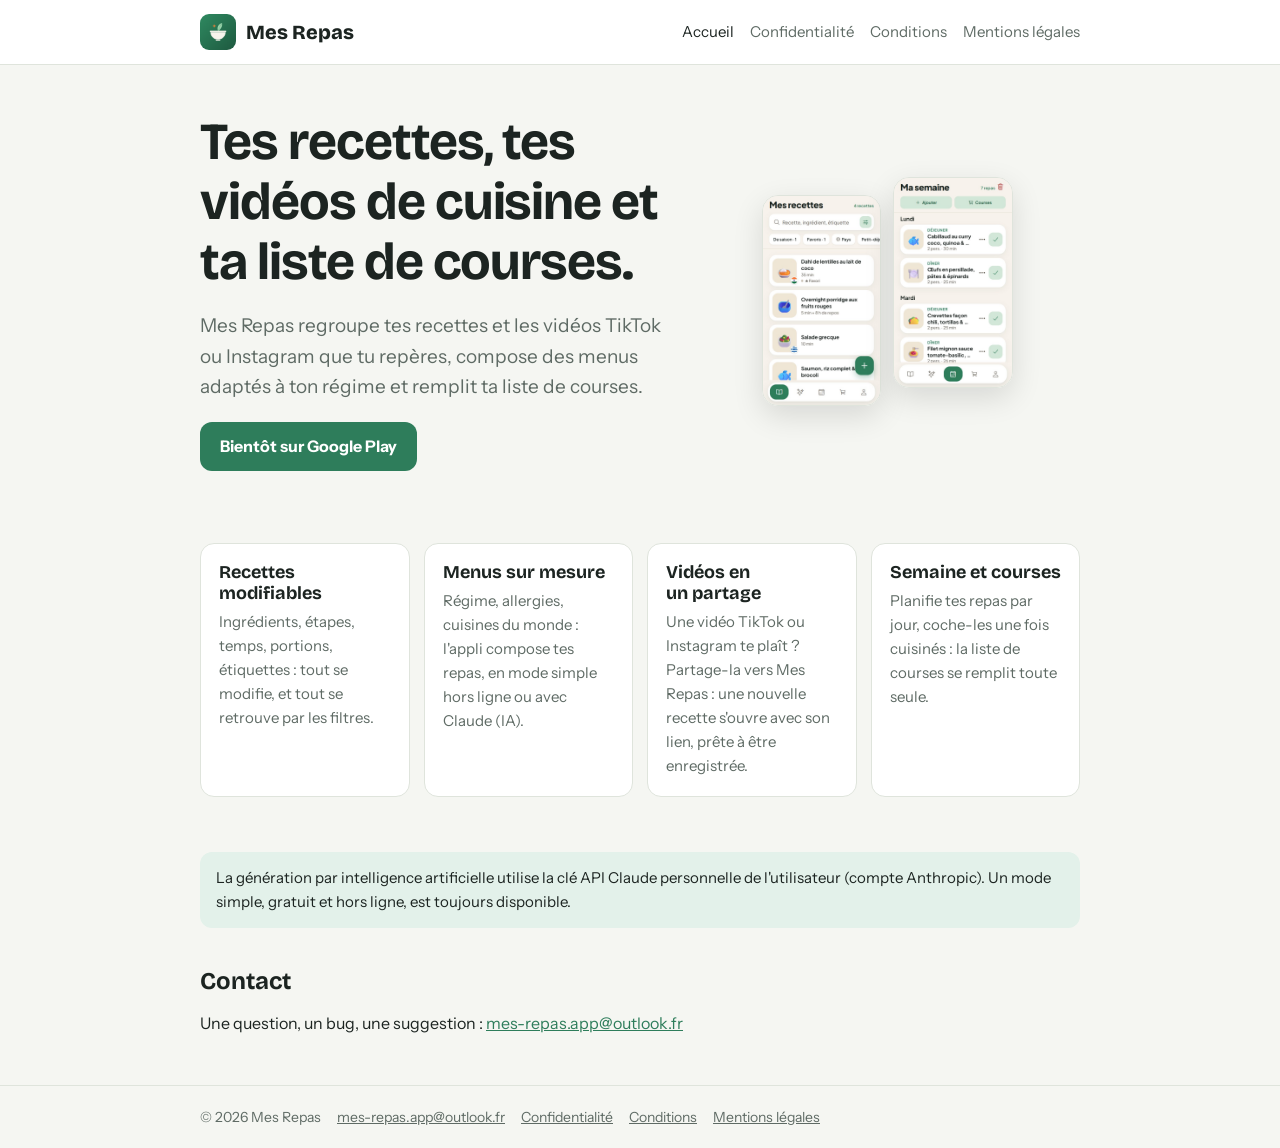
<file: index.html>
<!doctype html>
<html lang="fr">
<head>
<meta charset="utf-8">
<meta name="viewport" content="width=device-width, initial-scale=1">
<title>Mes Repas</title>
<meta name="description" content="Application Android : recettes, vidéos de cuisine, menus, planning et liste de courses.">
<link rel="icon" href="img/favicon.png">
<link rel="preconnect" href="https://fonts.googleapis.com"><link rel="stylesheet" href="https://fonts.googleapis.com/css2?family=Bricolage+Grotesque:opsz,wght@12..96,700;12..96,800&family=Instrument+Sans:wght@400;600;700&display=swap">
<link rel="stylesheet" href="style.css">
</head>
<body>
<header class="site"><div class="wrap">
  <a class="brand" href="index.html"><img src="img/icon.png" alt="">Mes Repas</a>
  <nav class="links" aria-label="Navigation"><a href="index.html" aria-current="page">Accueil</a><a href="confidentialite.html">Confidentialité</a><a href="conditions.html">Conditions</a><a href="mentions-legales.html">Mentions légales</a></nav>
</div></header>
<main class="wrap">

<section class="hero">
  <div>
    <h1>Tes recettes, tes vidéos de cuisine et ta liste de courses.</h1>
    <p class="lead">Mes Repas regroupe tes recettes et les vidéos TikTok ou Instagram que tu repères, compose des menus adaptés à ton régime et remplit ta liste de courses.</p>
    <p><span class="badge">Bientôt sur Google Play</span></p>
  </div>
  <div class="shots">
    <img src="img/capture-recettes.jpg" alt="Liste des recettes">
    <img src="img/capture-semaine.jpg" alt="Planning de la semaine">
  </div>
</section>
<section class="features">
  <div class="feature"><h3>Recettes modifiables</h3><p>Ingrédients, étapes, temps, portions, étiquettes : tout se modifie, et tout se retrouve par les filtres.</p></div>
  <div class="feature"><h3>Menus sur mesure</h3><p>Régime, allergies, cuisines du monde : l'appli compose tes repas, en mode simple hors ligne ou avec Claude (IA).</p></div>
  <div class="feature"><h3>Vidéos en un partage</h3><p>Une vidéo TikTok ou Instagram te plaît ? Partage-la vers Mes Repas : une nouvelle recette s'ouvre avec son lien, prête à être enregistrée.</p></div>
  <div class="feature"><h3>Semaine et courses</h3><p>Planifie tes repas par jour, coche-les une fois cuisinés : la liste de courses se remplit toute seule.</p></div>
</section>
<p class="note">La génération par intelligence artificielle utilise la clé API Claude personnelle de l'utilisateur (compte Anthropic). Un mode simple, gratuit et hors ligne, est toujours disponible.</p>
<h2>Contact</h2>
<p>Une question, un bug, une suggestion : <a href="mailto:mes-repas.app@outlook.fr">mes-repas.app@outlook.fr</a></p>
<p style="margin-bottom:48px"></p>

</main>
<footer class="site"><div class="wrap">
  <span>© 2026 Mes Repas</span>
  <a href="mailto:mes-repas.app@outlook.fr">mes-repas.app@outlook.fr</a>
  <a href="confidentialite.html">Confidentialité</a>
  <a href="conditions.html">Conditions</a>
  <a href="mentions-legales.html">Mentions légales</a>
</div></footer>
</body>
</html>
</file>
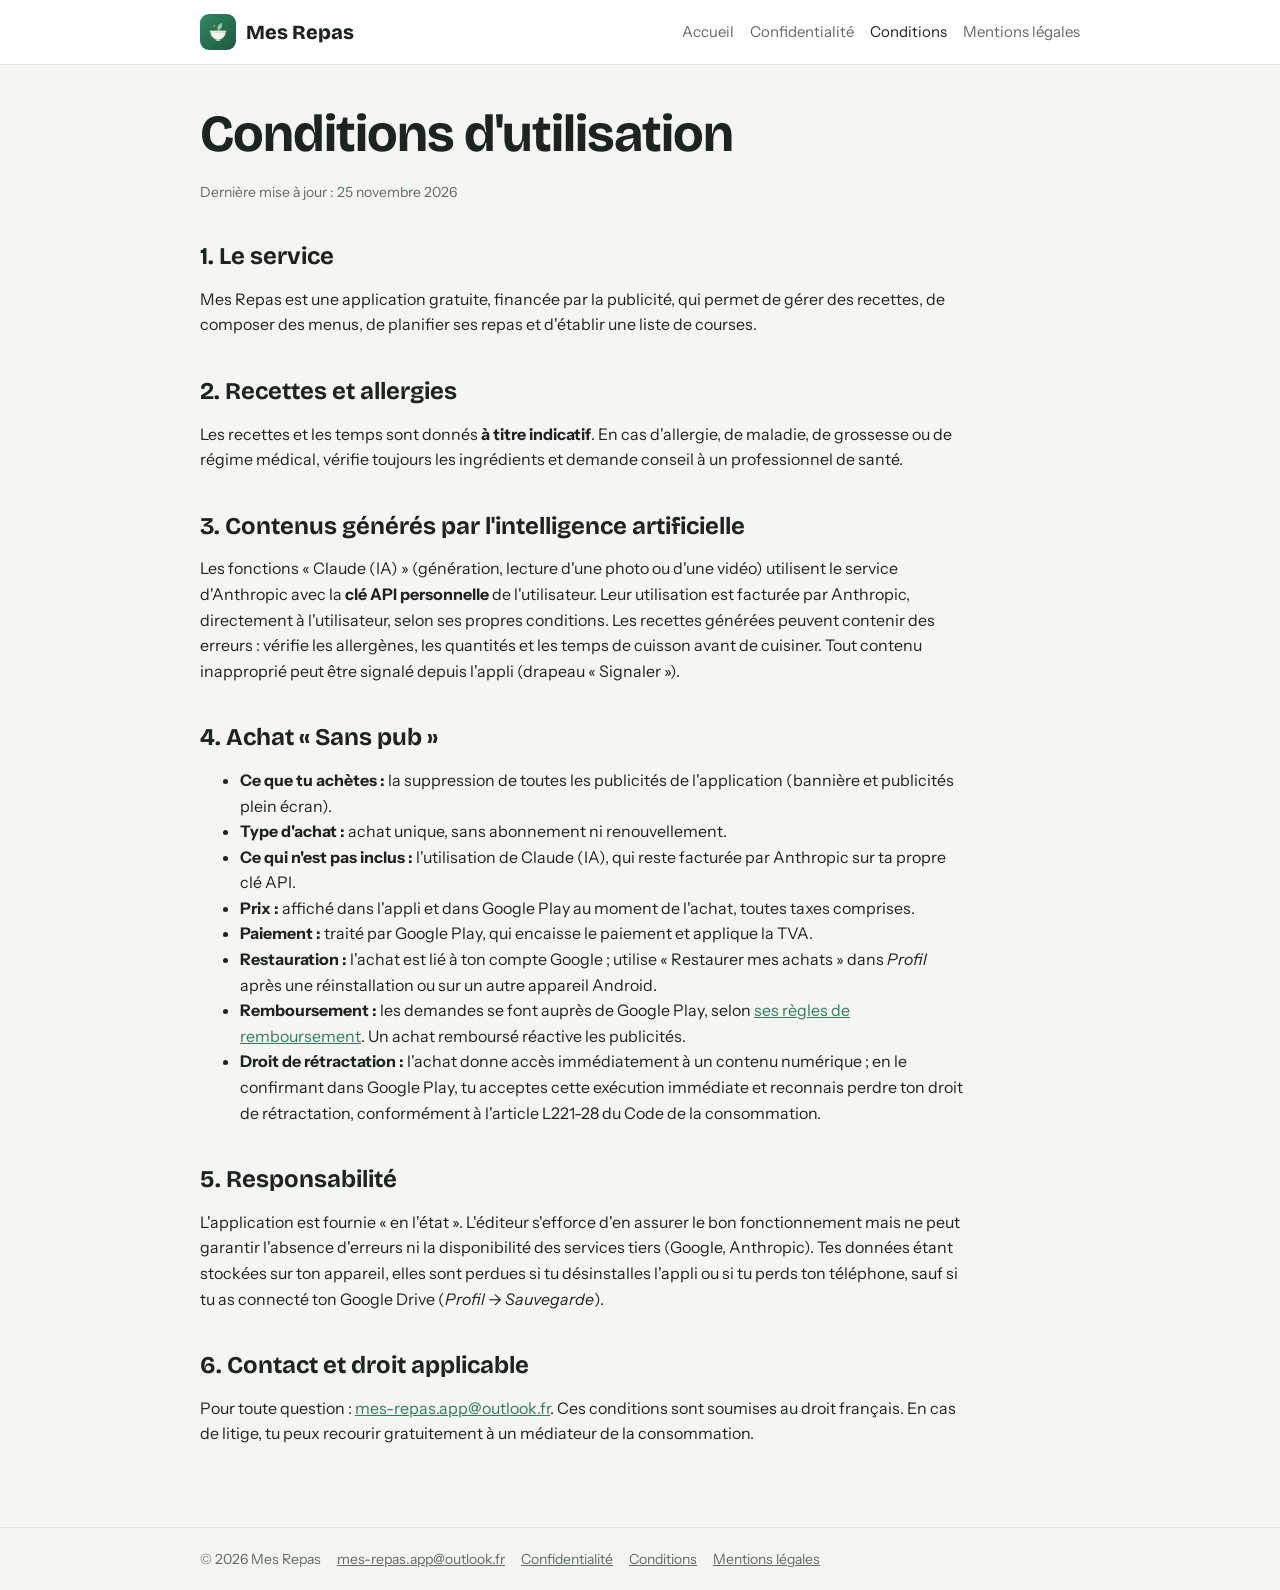
<file: conditions.html>
<!doctype html>
<html lang="fr">
<head>
<meta charset="utf-8">
<meta name="viewport" content="width=device-width, initial-scale=1">
<title>Conditions · Mes Repas</title>
<meta name="description" content="Conditions d’utilisation et de vente de l’application Mes Repas.">
<link rel="icon" href="img/favicon.png">
<link rel="preconnect" href="https://fonts.googleapis.com"><link rel="stylesheet" href="https://fonts.googleapis.com/css2?family=Bricolage+Grotesque:opsz,wght@12..96,700;12..96,800&family=Instrument+Sans:wght@400;600;700&display=swap">
<link rel="stylesheet" href="style.css">
</head>
<body>
<header class="site"><div class="wrap">
  <a class="brand" href="index.html"><img src="img/icon.png" alt="">Mes Repas</a>
  <nav class="links" aria-label="Navigation"><a href="index.html">Accueil</a><a href="confidentialite.html">Confidentialité</a><a href="conditions.html" aria-current="page">Conditions</a><a href="mentions-legales.html">Mentions légales</a></nav>
</div></header>
<main class="wrap">

<article class="doc">
<h1>Conditions d'utilisation</h1>
<p class="updated">Dernière mise à jour : 25 novembre 2026</p>

<h2>1. Le service</h2>
<p>Mes Repas est une application gratuite, financée par la publicité, qui permet de gérer des recettes, de composer des menus, de planifier ses repas et d'établir une liste de courses.</p>

<h2>2. Recettes et allergies</h2>
<p>Les recettes et les temps sont donnés <strong>à titre indicatif</strong>. En cas d'allergie, de maladie, de grossesse ou de régime médical, vérifie toujours les ingrédients et demande conseil à un professionnel de santé.</p>

<h2>3. Contenus générés par l'intelligence artificielle</h2>
<p>Les fonctions « Claude (IA) » (génération, lecture d'une photo ou d'une vidéo) utilisent le service d'Anthropic avec la <strong>clé API personnelle</strong> de l'utilisateur. Leur utilisation est facturée par Anthropic, directement à l'utilisateur, selon ses propres conditions. Les recettes générées peuvent contenir des erreurs : vérifie les allergènes, les quantités et les temps de cuisson avant de cuisiner. Tout contenu inapproprié peut être signalé depuis l'appli (drapeau « Signaler »).</p>

<h2>4. Achat « Sans pub »</h2>
<ul>
<li><strong>Ce que tu achètes :</strong> la suppression de toutes les publicités de l'application (bannière et publicités plein écran).</li>
<li><strong>Type d'achat :</strong> achat unique, sans abonnement ni renouvellement.</li>
<li><strong>Ce qui n'est pas inclus :</strong> l'utilisation de Claude (IA), qui reste facturée par Anthropic sur ta propre clé API.</li>
<li><strong>Prix :</strong> affiché dans l'appli et dans Google Play au moment de l'achat, toutes taxes comprises.</li>
<li><strong>Paiement :</strong> traité par Google Play, qui encaisse le paiement et applique la TVA.</li>
<li><strong>Restauration :</strong> l'achat est lié à ton compte Google ; utilise « Restaurer mes achats » dans <em>Profil</em> après une réinstallation ou sur un autre appareil Android.</li>
<li><strong>Remboursement :</strong> les demandes se font auprès de Google Play, selon <a href="https://support.google.com/googleplay/answer/2479637">ses règles de remboursement</a>. Un achat remboursé réactive les publicités.</li>
<li><strong>Droit de rétractation :</strong> l'achat donne accès immédiatement à un contenu numérique ; en le confirmant dans Google Play, tu acceptes cette exécution immédiate et reconnais perdre ton droit de rétractation, conformément à l'article L221-28 du Code de la consommation.</li>
</ul>

<h2>5. Responsabilité</h2>
<p>L'application est fournie « en l'état ». L'éditeur s'efforce d'en assurer le bon fonctionnement mais ne peut garantir l'absence d'erreurs ni la disponibilité des services tiers (Google, Anthropic). Tes données étant stockées sur ton appareil, elles sont perdues si tu désinstalles l'appli ou si tu perds ton téléphone, sauf si tu as connecté ton Google Drive (<em>Profil → Sauvegarde</em>).</p>

<h2>6. Contact et droit applicable</h2>
<p>Pour toute question : <a href="mailto:mes-repas.app@outlook.fr">mes-repas.app@outlook.fr</a>. Ces conditions sont soumises au droit français. En cas de litige, tu peux recourir gratuitement à un médiateur de la consommation.</p>
</article>

</main>
<footer class="site"><div class="wrap">
  <span>© 2026 Mes Repas</span>
  <a href="mailto:mes-repas.app@outlook.fr">mes-repas.app@outlook.fr</a>
  <a href="confidentialite.html">Confidentialité</a>
  <a href="conditions.html">Conditions</a>
  <a href="mentions-legales.html">Mentions légales</a>
</div></footer>
</body>
</html>
</file>
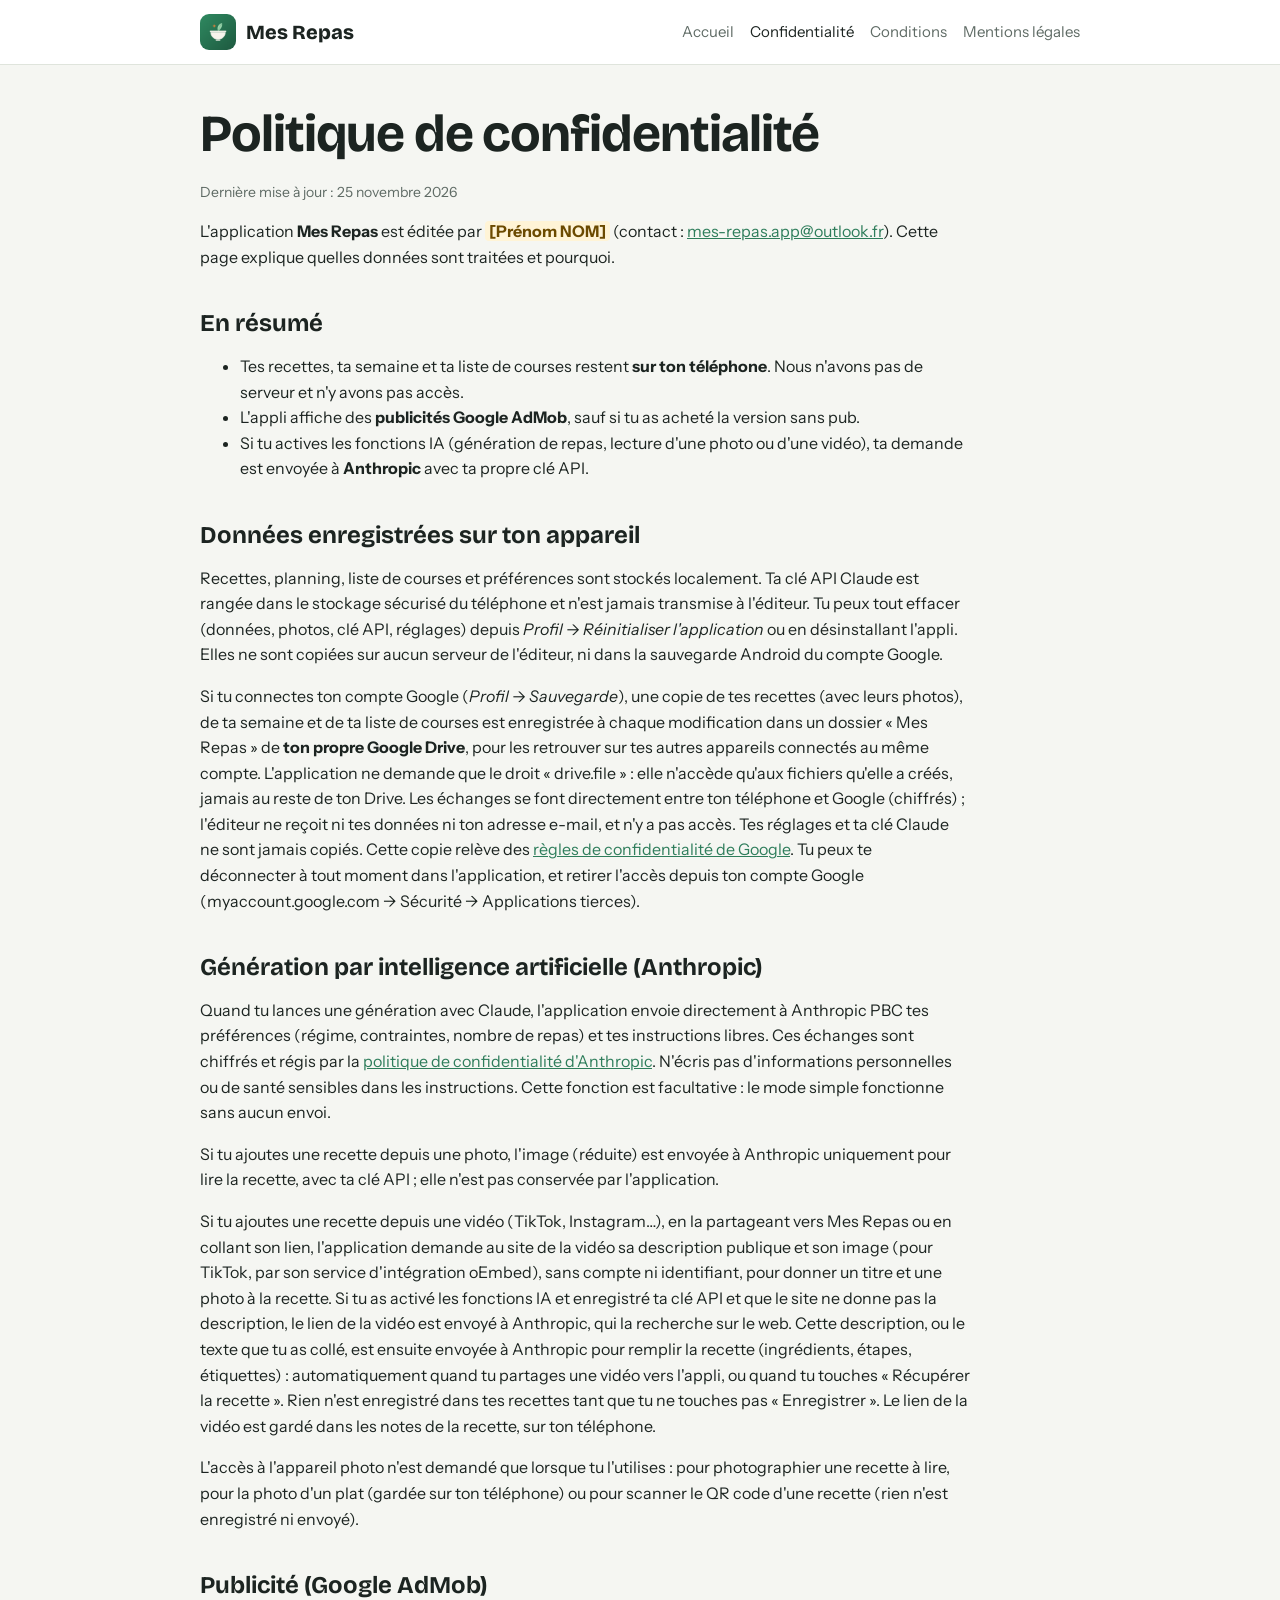
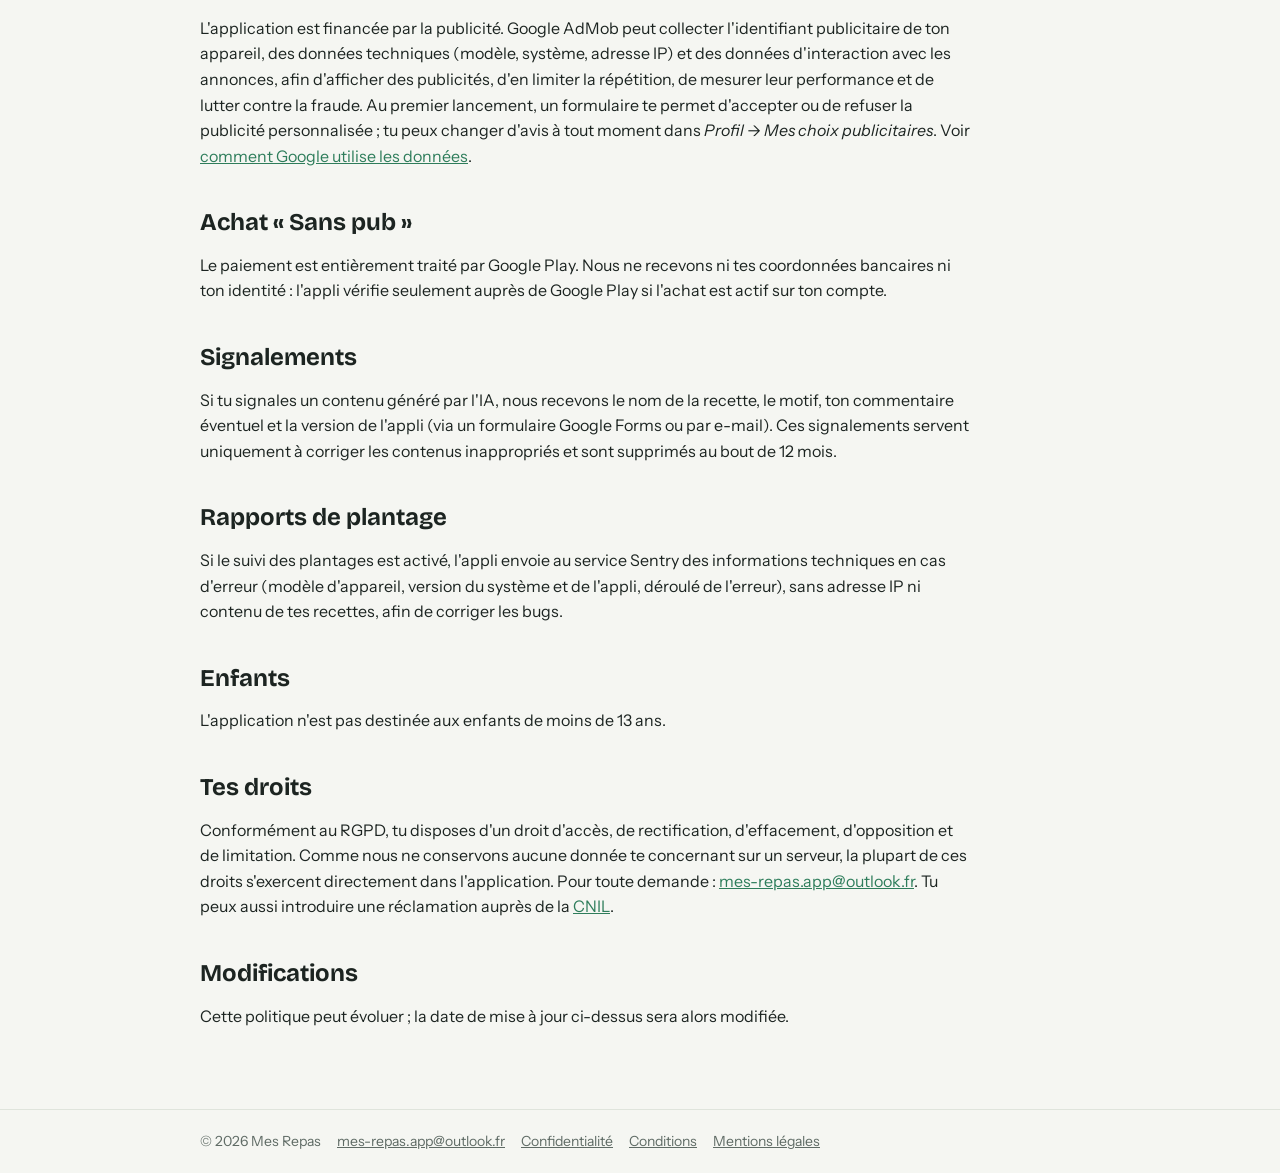
<file: confidentialite.html>
<!doctype html>
<html lang="fr">
<head>
<meta charset="utf-8">
<meta name="viewport" content="width=device-width, initial-scale=1">
<title>Confidentialité · Mes Repas</title>
<meta name="description" content="Politique de confidentialité de l’application Mes Repas.">
<link rel="icon" href="img/favicon.png">
<link rel="preconnect" href="https://fonts.googleapis.com"><link rel="stylesheet" href="https://fonts.googleapis.com/css2?family=Bricolage+Grotesque:opsz,wght@12..96,700;12..96,800&family=Instrument+Sans:wght@400;600;700&display=swap">
<link rel="stylesheet" href="style.css">
</head>
<body>
<header class="site"><div class="wrap">
  <a class="brand" href="index.html"><img src="img/icon.png" alt="">Mes Repas</a>
  <nav class="links" aria-label="Navigation"><a href="index.html">Accueil</a><a href="confidentialite.html" aria-current="page">Confidentialité</a><a href="conditions.html">Conditions</a><a href="mentions-legales.html">Mentions légales</a></nav>
</div></header>
<main class="wrap">

<article class="doc">
<h1>Politique de confidentialité</h1>
<p class="updated">Dernière mise à jour : 25 novembre 2026</p>
<p>L'application <strong>Mes Repas</strong> est éditée par <strong><span class="todo">[Prénom NOM]</span></strong> (contact : <a href="mailto:mes-repas.app@outlook.fr">mes-repas.app@outlook.fr</a>). Cette page explique quelles données sont traitées et pourquoi.</p>

<h2>En résumé</h2>
<ul>
<li>Tes recettes, ta semaine et ta liste de courses restent <strong>sur ton téléphone</strong>. Nous n'avons pas de serveur et n'y avons pas accès.</li>
<li>L'appli affiche des <strong>publicités Google AdMob</strong>, sauf si tu as acheté la version sans pub.</li>
<li>Si tu actives les fonctions IA (génération de repas, lecture d'une photo ou d'une vidéo), ta demande est envoyée à <strong>Anthropic</strong> avec ta propre clé API.</li>
</ul>

<h2>Données enregistrées sur ton appareil</h2>
<p>Recettes, planning, liste de courses et préférences sont stockés localement. Ta clé API Claude est rangée dans le stockage sécurisé du téléphone et n'est jamais transmise à l'éditeur. Tu peux tout effacer (données, photos, clé API, réglages) depuis <em>Profil → Réinitialiser l'application</em> ou en désinstallant l'appli. Elles ne sont copiées sur aucun serveur de l'éditeur, ni dans la sauvegarde Android du compte Google.</p>
<p>Si tu connectes ton compte Google (<em>Profil → Sauvegarde</em>), une copie de tes recettes (avec leurs photos), de ta semaine et de ta liste de courses est enregistrée à chaque modification dans un dossier « Mes Repas » de <strong>ton propre Google Drive</strong>, pour les retrouver sur tes autres appareils connectés au même compte. L'application ne demande que le droit « drive.file » : elle n'accède qu'aux fichiers qu'elle a créés, jamais au reste de ton Drive. Les échanges se font directement entre ton téléphone et Google (chiffrés) ; l'éditeur ne reçoit ni tes données ni ton adresse e-mail, et n'y a pas accès. Tes réglages et ta clé Claude ne sont jamais copiés. Cette copie relève des <a href="https://policies.google.com/privacy">règles de confidentialité de Google</a>. Tu peux te déconnecter à tout moment dans l'application, et retirer l'accès depuis ton compte Google (myaccount.google.com → Sécurité → Applications tierces).</p>

<h2>Génération par intelligence artificielle (Anthropic)</h2>
<p>Quand tu lances une génération avec Claude, l'application envoie directement à Anthropic PBC tes préférences (régime, contraintes, nombre de repas) et tes instructions libres. Ces échanges sont chiffrés et régis par la <a href="https://www.anthropic.com/legal/privacy">politique de confidentialité d'Anthropic</a>. N'écris pas d'informations personnelles ou de santé sensibles dans les instructions. Cette fonction est facultative : le mode simple fonctionne sans aucun envoi.</p>
<p>Si tu ajoutes une recette depuis une photo, l'image (réduite) est envoyée à Anthropic uniquement pour lire la recette, avec ta clé API ; elle n'est pas conservée par l'application.</p>
<p>Si tu ajoutes une recette depuis une vidéo (TikTok, Instagram…), en la partageant vers Mes Repas ou en collant son lien, l'application demande au site de la vidéo sa description publique et son image (pour TikTok, par son service d'intégration oEmbed), sans compte ni identifiant, pour donner un titre et une photo à la recette. Si tu as activé les fonctions IA et enregistré ta clé API et que le site ne donne pas la description, le lien de la vidéo est envoyé à Anthropic, qui la recherche sur le web. Cette description, ou le texte que tu as collé, est ensuite envoyée à Anthropic pour remplir la recette (ingrédients, étapes, étiquettes) : automatiquement quand tu partages une vidéo vers l'appli, ou quand tu touches « Récupérer la recette ». Rien n'est enregistré dans tes recettes tant que tu ne touches pas « Enregistrer ». Le lien de la vidéo est gardé dans les notes de la recette, sur ton téléphone.</p>
<p>L'accès à l'appareil photo n'est demandé que lorsque tu l'utilises : pour photographier une recette à lire, pour la photo d'un plat (gardée sur ton téléphone) ou pour scanner le QR code d'une recette (rien n'est enregistré ni envoyé).</p>

<h2>Publicité (Google AdMob)</h2>
<p>L'application est financée par la publicité. Google AdMob peut collecter l'identifiant publicitaire de ton appareil, des données techniques (modèle, système, adresse IP) et des données d'interaction avec les annonces, afin d'afficher des publicités, d'en limiter la répétition, de mesurer leur performance et de lutter contre la fraude. Au premier lancement, un formulaire te permet d'accepter ou de refuser la publicité personnalisée ; tu peux changer d'avis à tout moment dans <em>Profil → Mes choix publicitaires</em>. Voir <a href="https://policies.google.com/technologies/partner-sites">comment Google utilise les données</a>.</p>

<h2>Achat « Sans pub »</h2>
<p>Le paiement est entièrement traité par Google Play. Nous ne recevons ni tes coordonnées bancaires ni ton identité : l'appli vérifie seulement auprès de Google Play si l'achat est actif sur ton compte.</p>

<h2>Signalements</h2>
<p>Si tu signales un contenu généré par l'IA, nous recevons le nom de la recette, le motif, ton commentaire éventuel et la version de l'appli (via un formulaire Google Forms ou par e-mail). Ces signalements servent uniquement à corriger les contenus inappropriés et sont supprimés au bout de 12 mois.</p>

<h2>Rapports de plantage</h2>
<p>Si le suivi des plantages est activé, l'appli envoie au service Sentry des informations techniques en cas d'erreur (modèle d'appareil, version du système et de l'appli, déroulé de l'erreur), sans adresse IP ni contenu de tes recettes, afin de corriger les bugs.</p>

<h2>Enfants</h2>
<p>L'application n'est pas destinée aux enfants de moins de 13 ans.</p>

<h2>Tes droits</h2>
<p>Conformément au RGPD, tu disposes d'un droit d'accès, de rectification, d'effacement, d'opposition et de limitation. Comme nous ne conservons aucune donnée te concernant sur un serveur, la plupart de ces droits s'exercent directement dans l'application. Pour toute demande : <a href="mailto:mes-repas.app@outlook.fr">mes-repas.app@outlook.fr</a>. Tu peux aussi introduire une réclamation auprès de la <a href="https://www.cnil.fr">CNIL</a>.</p>

<h2>Modifications</h2>
<p>Cette politique peut évoluer ; la date de mise à jour ci-dessus sera alors modifiée.</p>
</article>

</main>
<footer class="site"><div class="wrap">
  <span>© 2026 Mes Repas</span>
  <a href="mailto:mes-repas.app@outlook.fr">mes-repas.app@outlook.fr</a>
  <a href="confidentialite.html">Confidentialité</a>
  <a href="conditions.html">Conditions</a>
  <a href="mentions-legales.html">Mentions légales</a>
</div></footer>
</body>
</html>
</file>
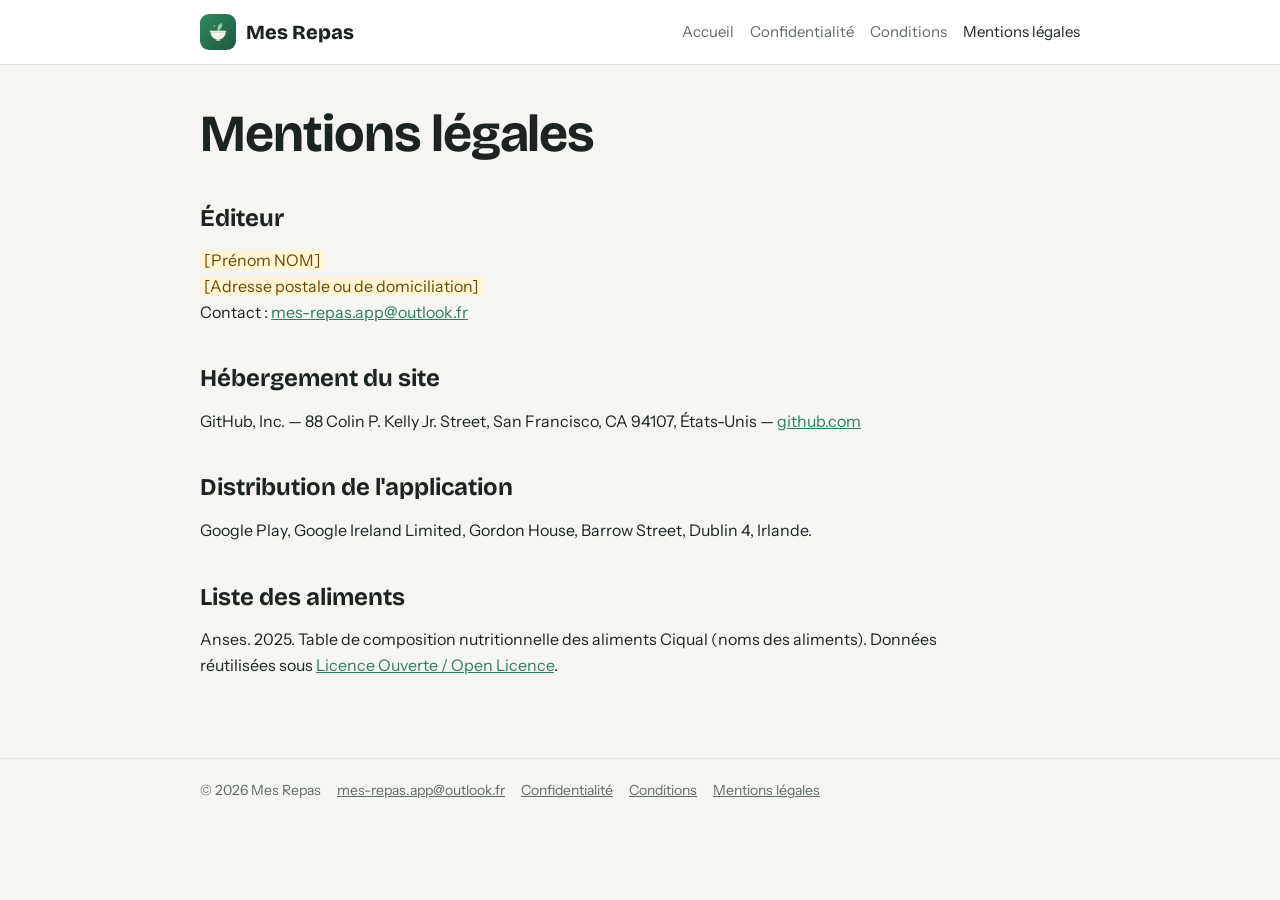
<file: mentions-legales.html>
<!doctype html>
<html lang="fr">
<head>
<meta charset="utf-8">
<meta name="viewport" content="width=device-width, initial-scale=1">
<title>Mentions légales · Mes Repas</title>
<meta name="description" content="Mentions légales de Mes Repas.">
<link rel="icon" href="img/favicon.png">
<link rel="preconnect" href="https://fonts.googleapis.com"><link rel="stylesheet" href="https://fonts.googleapis.com/css2?family=Bricolage+Grotesque:opsz,wght@12..96,700;12..96,800&family=Instrument+Sans:wght@400;600;700&display=swap">
<link rel="stylesheet" href="style.css">
</head>
<body>
<header class="site"><div class="wrap">
  <a class="brand" href="index.html"><img src="img/icon.png" alt="">Mes Repas</a>
  <nav class="links" aria-label="Navigation"><a href="index.html">Accueil</a><a href="confidentialite.html">Confidentialité</a><a href="conditions.html">Conditions</a><a href="mentions-legales.html" aria-current="page">Mentions légales</a></nav>
</div></header>
<main class="wrap">

<article class="doc">
<h1>Mentions légales</h1>
<h2>Éditeur</h2>
<p><span class="todo">[Prénom NOM]</span><br><span class="todo">[Adresse postale ou de domiciliation]</span><br>Contact : <a href="mailto:mes-repas.app@outlook.fr">mes-repas.app@outlook.fr</a></p>
<h2>Hébergement du site</h2>
<p>GitHub, Inc. — 88 Colin P. Kelly Jr. Street, San Francisco, CA 94107, États-Unis — <a href="https://github.com">github.com</a></p>
<h2>Distribution de l'application</h2>
<p>Google Play, Google Ireland Limited, Gordon House, Barrow Street, Dublin 4, Irlande.</p>
<h2>Liste des aliments</h2>
<p>Anses. 2025. Table de composition nutritionnelle des aliments Ciqual (noms des aliments). Données réutilisées sous <a href="https://www.etalab.gouv.fr/licence-ouverte-open-licence/">Licence Ouverte / Open Licence</a>.</p>
</article>

</main>
<footer class="site"><div class="wrap">
  <span>© 2026 Mes Repas</span>
  <a href="mailto:mes-repas.app@outlook.fr">mes-repas.app@outlook.fr</a>
  <a href="confidentialite.html">Confidentialité</a>
  <a href="conditions.html">Conditions</a>
  <a href="mentions-legales.html">Mentions légales</a>
</div></footer>
</body>
</html>
</file>
<file: style.css>
:root {
  --bg: #f5f6f2;
  --surface: #ffffff;
  --ink: #1c2421;
  --muted: #5f6b65;
  --line: #dfe4dc;
  --herb: #2e7d5b;
  --herb-dark: #1e5a40;
  --herb-soft: #e3f1ea;
  --spice: #e07a2f;
  color-scheme: light;
}
@media (prefers-color-scheme: dark) {
  :root {
    --bg: #0f1512;
    --surface: #18201c;
    --ink: #e6ece8;
    --muted: #9aa69f;
    --line: #2a3530;
    --herb: #5cc08e;
    --herb-dark: #a6e3c3;
    --herb-soft: #1c3327;
    --spice: #f29a5c;
    color-scheme: dark;
  }
}
* { box-sizing: border-box; }
body {
  margin: 0;
  background: var(--bg);
  color: var(--ink);
  font: 16px/1.6 'Instrument Sans', 'Segoe UI', system-ui, -apple-system, sans-serif;
}
a { color: var(--herb); }
a:focus-visible, button:focus-visible { outline: 2px solid var(--herb); outline-offset: 2px; }
.wrap { max-width: 920px; margin: 0 auto; padding-inline: 20px; }
header.site { border-bottom: 1px solid var(--line); background: var(--surface); }
header.site .wrap { display: flex; align-items: center; gap: 12px; padding-block: 14px; flex-wrap: wrap; }
.brand { display: flex; align-items: center; gap: 10px; text-decoration: none; color: var(--ink); font-weight: 800; font-size: 20px; font-family: 'Bricolage Grotesque', 'Segoe UI', sans-serif; }
.brand img { width: 36px; height: 36px; border-radius: 9px; }
nav.links { margin-left: auto; display: flex; gap: 16px; flex-wrap: wrap; font-size: 15px; }
nav.links a { color: var(--muted); text-decoration: none; }
nav.links a:hover, nav.links a[aria-current] { color: var(--ink); }
h1, h2, h3 { font-family: 'Bricolage Grotesque', 'Segoe UI', sans-serif; line-height: 1.15; text-wrap: balance; }
h1 { font-size: clamp(32px, 6vw, 52px); letter-spacing: -0.02em; margin: 0 0 16px; }
h2 { font-size: 24px; margin: 40px 0 10px; }
h3 { font-size: 18px; margin: 24px 0 6px; }
.hero { display: grid; gap: 32px; align-items: center; padding-block: 48px; grid-template-columns: 1fr; }
@media (min-width: 760px) { .hero { grid-template-columns: 1.2fr 1fr; } }
.lead { font-size: 19px; color: var(--muted); max-width: 34em; }
.shots { display: flex; gap: 12px; justify-content: center; }
.shots img { width: 31%; max-width: 180px; border-radius: 16px; border: 1px solid var(--line); box-shadow: 0 10px 30px rgba(0, 0, 0, 0.12); }
.shots img:nth-child(2) { transform: translateY(-18px); }
.features { display: grid; gap: 14px; grid-template-columns: repeat(auto-fit, minmax(min(100%, 200px), 1fr)); padding-block: 8px 40px; }
.feature { background: var(--surface); border: 1px solid var(--line); border-radius: 14px; padding: 18px; }
.feature h3 { margin: 0 0 6px; }
.feature p { margin: 0; color: var(--muted); font-size: 15px; }
.badge { display: inline-block; background: var(--herb); color: #fff; padding: 12px 20px; border-radius: 12px; font-weight: 700; text-decoration: none; }
.note { background: var(--herb-soft); border-radius: 12px; padding: 14px 16px; font-size: 15px; }
.doc { padding-block: 40px 64px; max-width: 70ch; }
.doc p, .doc li { color: var(--ink); }
.doc .updated { color: var(--muted); font-size: 14px; }
.todo { background: #fff4d6; color: #6b4a00; padding: 0 4px; border-radius: 4px; }
@media (prefers-color-scheme: dark) { .todo { background: #35291a; color: #f1c77a; } }
footer.site { border-top: 1px solid var(--line); color: var(--muted); font-size: 14px; }
footer.site .wrap { padding-block: 20px; display: flex; gap: 16px; flex-wrap: wrap; }
footer.site a { color: var(--muted); }
</file>
